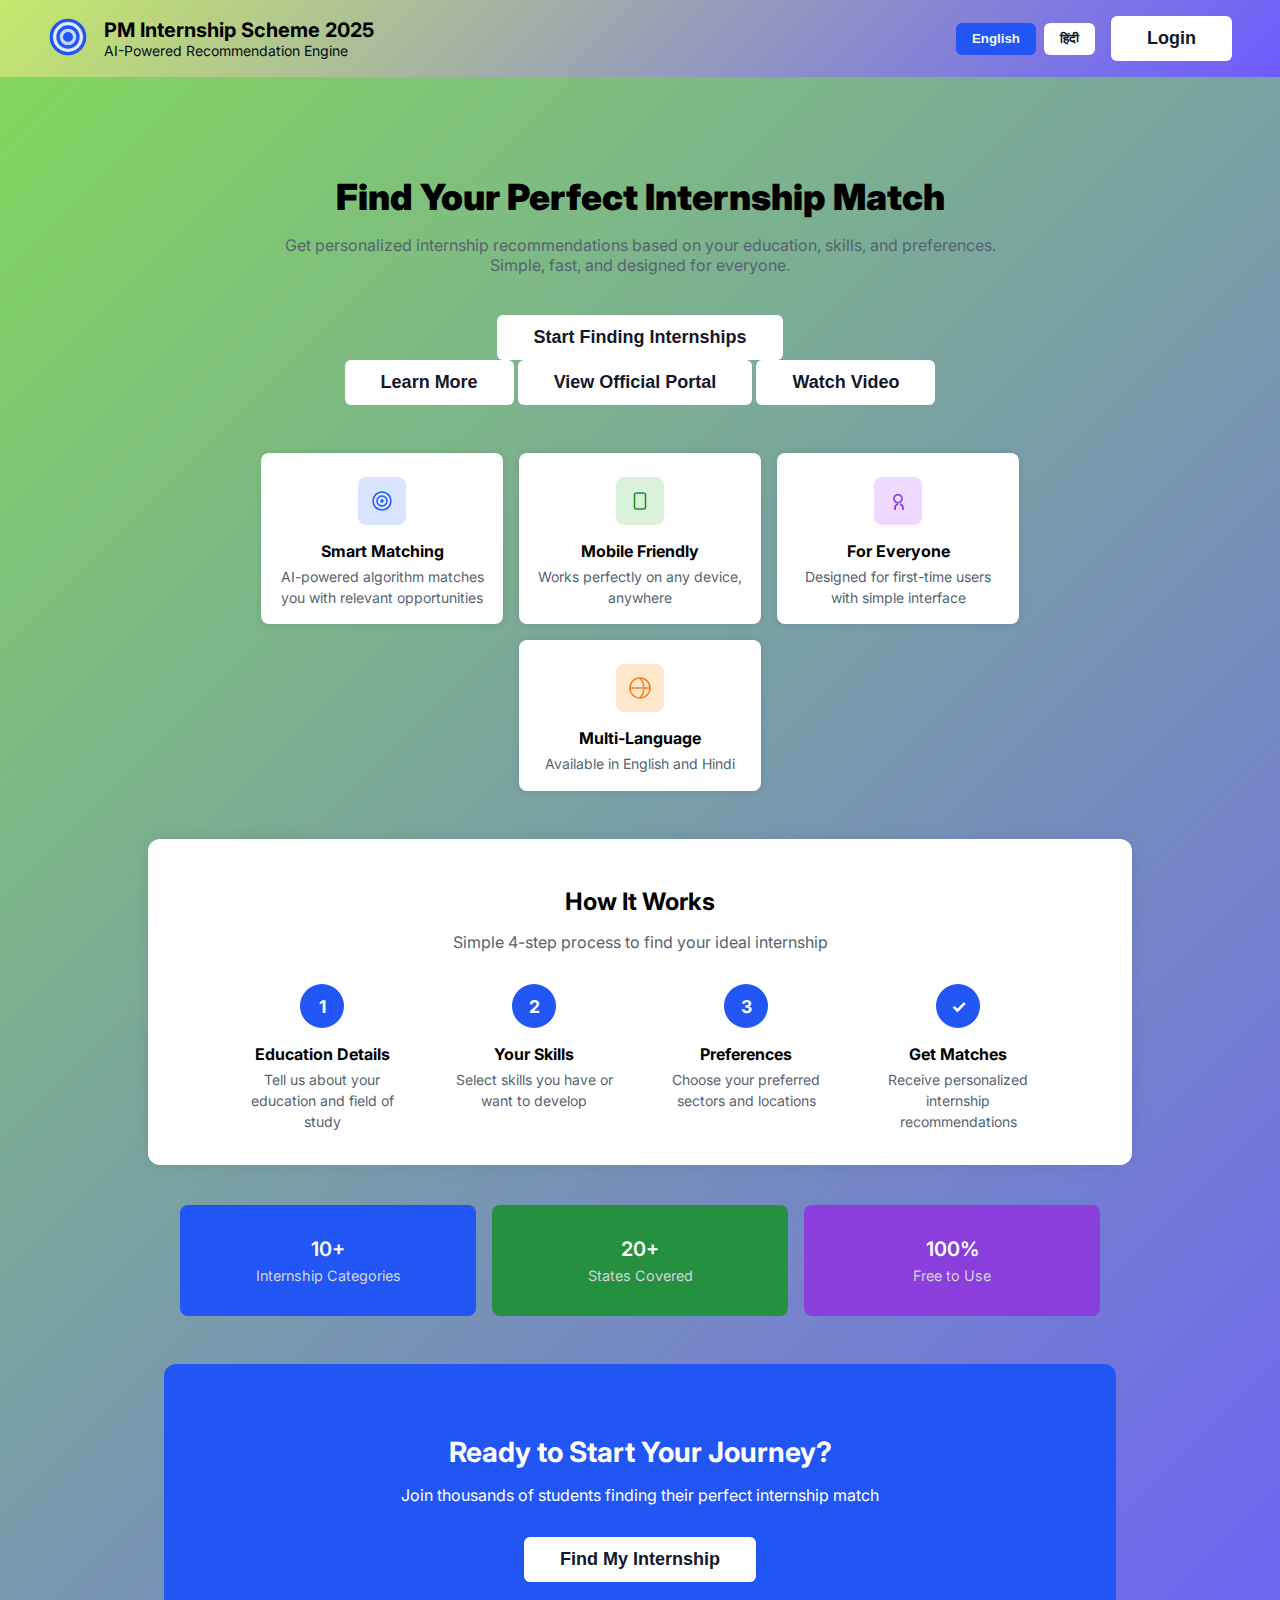
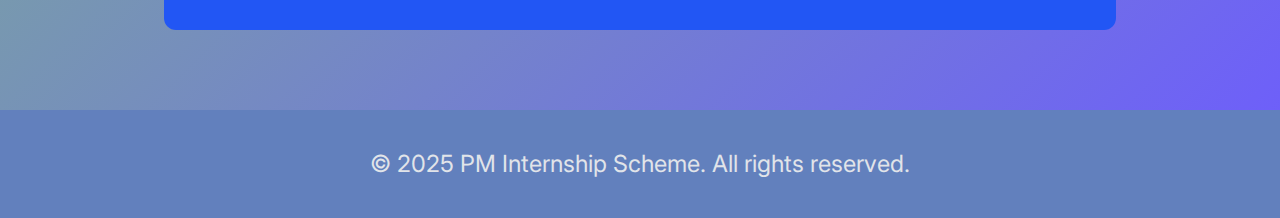
<file: index.html>
<!DOCTYPE html>
<html lang="en">
<head>
<meta charset="UTF-8" />
<meta name="viewport" content="width=device-width, initial-scale=1" />
<title>PM Internship Scheme 2025</title>
<link rel="stylesheet" href="style.css">
<meta name="description" content="AI-Powered Internship Recommendation Engine for PM Internship Scheme" />
<meta name="keywords" content="Internship, PM Internship Scheme, AI, Recommendation Engine, Education, Skills, Opportunities" />

</head>
<body>
<header>
  <div>
    <svg xmlns="http://www.w3.org/2000/svg" fill="none" viewBox="0 0 24 24" stroke="currentColor" style="width:40px;height:40px;stroke-width:2;stroke:#2256f4;">
      <circle cx="12" cy="12" r="10" stroke="#2256f4" stroke-width="2" fill="#e1eaff"/>
      <circle cx="12" cy="12" r="6" stroke="#2256f4" stroke-width="2" fill="#c1d8ff"/>
      <circle cx="12" cy="12" r="2" stroke="#2256f4" stroke-width="2" fill="#2256f4"/>
    </svg>
  </div>
  <div>
    <h1>PM Internship Scheme 2025</h1>
    <p>AI-Powered Recommendation Engine</p>
  </div>
  <div class="lang-switch">
    <button class="lang-btn active" id="lang-en">English</button>
    <button class="lang-btn" id="lang-hi">हिंदी</button>
  </div>
  <a href="login.html"><button class="btn-secondary" id="LoginBtn" aria-labelledby="LoginBtn intro-heading">Login</button></a>
</header>
<main>
  <div class="flex justify-center gap-60 items-center flex-col text-center">
<section class="intro">
    <br>
    <h2 id="intro-heading"></h2>
    <p id="intro-desc"></p>
    <a href="internship.html"><button class="btn-secondary" id="startBtn" aria-labelledby="startBtn intro-heading">Start Finding</button></a>
<section class="learn-more">
  <a href="https://pminternshipscheme.com"><button class="btn-secondary" id="learnMoreBtn" aria-labelledby="learnMoreBtn intro-heading">
      Learn More</button></a>
    <a href="https://pminternship.mca.gov.in/login/"><button class="btn-secondary" id="viewInternshipsBtn" aria-labelledby="viewInternshipsBtn intro-heading">
      View Official Portal</button></a>
    <a href="https://youtu.be/EFpfv__ynyc?si=g8DQW50_rD7DqvVY"><button class="btn-secondary" id="watchVideoBtn" aria-labelledby="watchVideoBtn intro-heading">
      Watch Video</button></a>
    </button>
  </section>
  </div>


  <section class="feature-list" aria-label="Features">
    <article class="feature">
      <div class="feature-icon icon-blue" aria-hidden="true">
        <svg xmlns="http://www.w3.org/2000/svg" fill="none" viewBox="0 0 24 24" stroke="currentColor" >
          <circle cx="12" cy="12" r="9" stroke-width="1.5"/>
          <circle cx="12" cy="12" r="5" stroke-width="1.5"/>
          <circle cx="12" cy="12" r="1" stroke-width="1.5" fill="#2256f4"/>
        </svg>
      </div>
      <strong>Smart Matching</strong>
      <p>AI-powered algorithm matches you with relevant opportunities</p>
    </article>
    <article class="feature">
      <div class="feature-icon icon-green" aria-hidden="true">
        <svg xmlns="http://www.w3.org/2000/svg" fill="none" stroke="currentColor" viewBox="0 0 24 24" >
          <rect width="11" height="16" x="6.5" y="4" rx="2" ry="2" stroke-width="1.5"/>
          <line x1="12" y1="15" x2="12" y2="15" stroke-width="1.5" />
        </svg>
      </div>
      <strong>Mobile Friendly</strong>
      <p>Works perfectly on any device, anywhere</p>
    </article>
    <article class="feature">
      <div class="feature-icon icon-purple" aria-hidden="true">
        <svg xmlns="http://www.w3.org/2000/svg" fill="none" stroke="currentColor" viewBox="0 0 24 24" >
          <path stroke-width="1.75" d="M17 21v-2a4 4 0 00-3-3.87M9 21v-2a4 4 0 013-3.87M15 7a4 4 0 11-6 0 4 4 0 016 0z" />
        </svg>
      </div>
      <strong>For Everyone</strong>
      <p>Designed for first-time users with simple interface</p>
    </article>
    <article class="feature">
      <div class="feature-icon icon-orange" aria-hidden="true">
        <svg xmlns="http://www.w3.org/2000/svg" fill="none" stroke="currentColor" viewBox="0 0 24 24" >
          <circle cx="12" cy="12" r="10" stroke-width="1.5" />
          <path stroke-width="1.5" d="M2 12h20M12 2a15 15 0 010 20" />
        </svg>
      </div>
      <strong>Multi-Language</strong>
      <p>Available in English and Hindi</p>
    </article>
  </section>

  <section class="how-it-works" aria-label="How It Works">
    <h3>How It Works</h3>
    <p>Simple 4-step process to find your ideal internship</p>
    <div class="steps">
      <div class="step">
        <div class="step-circle">1</div>
        <strong>Education Details</strong>
        <p>Tell us about your education and field of study</p>
      </div>
      <div class="step">
        <div class="step-circle">2</div>
        <strong>Your Skills</strong>
        <p>Select skills you have or want to develop</p>
      </div>
      <div class="step">
        <div class="step-circle">3</div>
        <strong>Preferences</strong>
        <p>Choose your preferred sectors and locations</p>
      </div>
      <div class="step done">
        <div class="step-circle">✓</div>
        <strong>Get Matches</strong>
        <p>Receive personalized internship recommendations</p>
      </div>
    </div>
  </section>

  <section class="stats" aria-label="Platform statistics">
    <div class="stat-block stat-blue">
      10+ <span>Internship Categories</span>
    </div>
    <div class="stat-block stat-green">
      20+ <span>States Covered</span>
    </div>
    <div class="stat-block stat-purple">
      100% <span>Free to Use</span>
    </div>
  </section>

  <section class="ready-section">
    <h2>Ready to Start Your Journey?</h2>
    <p>Join thousands of students finding their perfect internship match</p>
    <a href="internship.html"><button class="btn-secondary" id="Find My InternshipBtn" aria-labelledby="Find My InternshipBtn intro-heading">
      Find My Internship </button></a>
  </section>
</main>
<script src="script.js"></script>
<footer>
  <p>&copy; 2025 PM Internship Scheme. All rights reserved.</p>
</body>
</html>
</file>
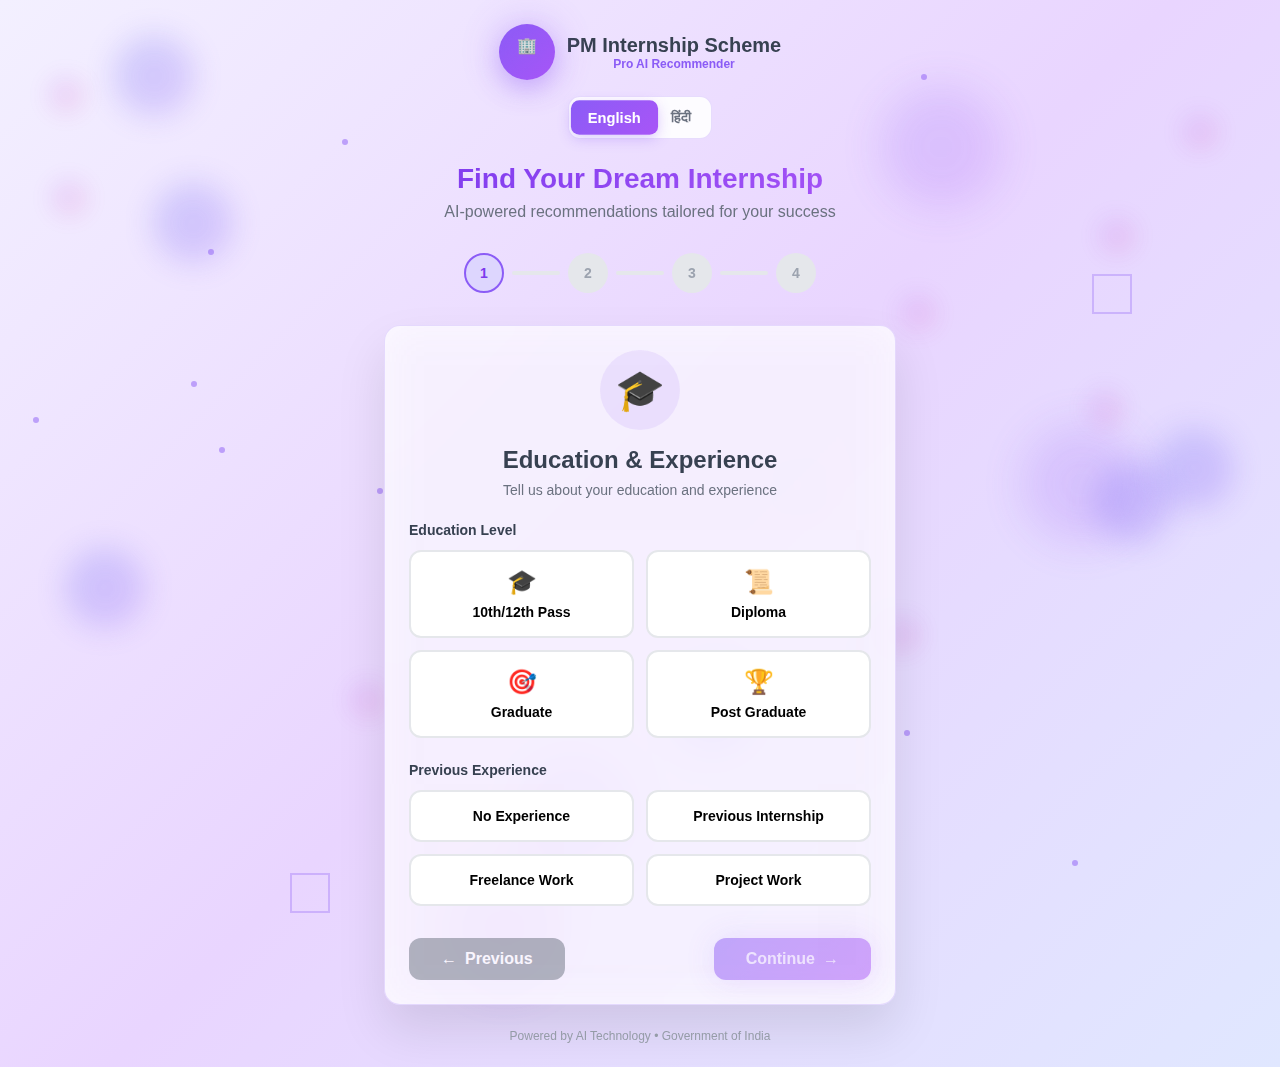
<file: internship.html>
<!DOCTYPE html>
<html lang="en">
<head>
    <meta charset="UTF-8">
    <meta name="viewport" content="width=device-width, initial-scale=1.0">
    <title>PM Internship Scheme - AI Recommendation Engine</title>
    <link rel="website icon" type="jpg" href="https://previews.123rf.com/images/putracetol/putracetol1805/putracetol180506986/101889005-creative-search-logo-icon-design.jpg">
    <style>
        * {
            margin: 0;
            padding: 0;
            box-sizing: border-box;
        }

        body {
            font-family: -apple-system, BlinkMacSystemFont, 'Segoe UI', Roboto, sans-serif;
            background: linear-gradient(135deg, #f3f0ff, #e9d5ff, #e0e7ff);
            min-height: 100vh;
            overflow-x: hidden;
        }

        /* Parallax Background Elements */
        .parallax-container {
            position: fixed;
            top: 0;
            left: 0;
            width: 100%;
            height: 100%;
            pointer-events: none;
            z-index: 1;
        }

        .floating-element {
            position: absolute;
            border-radius: 50%;
            opacity: 0.6;
            transition: transform 0.1s ease-out;
        }

        .element-large {
            width: 120px;
            height: 120px;
            background: linear-gradient(135deg, rgba(139, 92, 246, 0.3), rgba(168, 85, 247, 0.3));
            filter: blur(20px);
            animation: float 6s ease-in-out infinite;
        }

        .element-medium {
            width: 80px;
            height: 80px;
            background: linear-gradient(135deg, rgba(99, 102, 241, 0.4), rgba(139, 92, 246, 0.4));
            filter: blur(15px);
            animation: float 8s ease-in-out infinite;
        }

        .element-small {
            width: 40px;
            height: 40px;
            background: linear-gradient(135deg, rgba(168, 85, 247, 0.2), rgba(236, 72, 153, 0.2));
            filter: blur(10px);
            animation: float 4s ease-in-out infinite;
        }

        .particle {
            position: absolute;
            width: 6px;
            height: 6px;
            background: rgba(139, 92, 246, 0.5);
            border-radius: 50%;
            animation: particle-float 4s ease-in-out infinite;
        }

        .geometric-shape {
            position: absolute;
            width: 40px;
            height: 40px;
            border: 2px solid rgba(139, 92, 246, 0.3);
            animation: rotate 8s linear infinite;
        }

        @keyframes float {
            0%, 100% { transform: translateY(0px); }
            50% { transform: translateY(-20px); }
        }

        @keyframes particle-float {
            0%, 100% { transform: translateY(0px) opacity(0.5); }
            50% { transform: translateY(-15px) opacity(1); }
        }

        @keyframes rotate {
            0% { transform: rotate(45deg); }
            100% { transform: rotate(405deg); }
        }

        @keyframes pulse {
            0%, 100% { opacity: 0.5; }
            50% { opacity: 1; }
        }

        @keyframes spin {
            0% { transform: rotate(0deg); }
            100% { transform: rotate(360deg); }
        }

        /* Main Content */
        .main-container {
            position: relative;
            z-index: 10;
            padding: 24px 16px;
            transition: transform 0.1s ease-out;
        }

        .content-wrapper {
            max-width: 512px;
            margin: 0 auto;
        }

        /* Header */
        .header {
            text-align: center;
            margin-bottom: 32px;
            transition: transform 0.2s ease-out;
        }

        .logo-container {
            display: flex;
            align-items: center;
            justify-content: center;
            margin-bottom: 16px;
        }

        .logo {
            background: linear-gradient(135deg, #8b5cf6, #a855f7);
            padding: 12px;
            border-radius: 50%;
            box-shadow: 0 10px 25px rgba(139, 92, 246, 0.3);
            position: relative;
            transition: transform 0.2s ease-out;
        }

        .logo::before {
            content: '';
            position: absolute;
            inset: 0;
            background: linear-gradient(135deg, #8b5cf6, #a855f7);
            border-radius: 50%;
            filter: blur(20px);
            opacity: 0.3;
            animation: pulse 3s ease-in-out infinite;
        }

        .logo-icon {
            width: 32px;
            height: 32px;
            color: white;
            position: relative;
            z-index: 1;
        }

        .brand-text {
            margin-left: 12px;
            transition: transform 0.2s ease-out;
        }

        .brand-title {
            font-size: 20px;
            font-weight: bold;
            color: #374151;
            margin: 0;
        }

        .brand-subtitle {
            font-size: 12px;
            color: #8b5cf6;
            font-weight: 600;
        }

        /* Language Toggle */
        .language-toggle {
            display: flex;
            justify-content: center;
            margin-bottom: 24px;
            transition: transform 0.15s ease-out;
        }

        .language-buttons {
            background: rgba(255, 255, 255, 0.9);
            backdrop-filter: blur(10px);
            border-radius: 12px;
            padding: 4px;
            display: flex;
            border: 1px solid rgba(139, 92, 246, 0.2);
        }

        .language-btn {
            padding: 8px 16px;
            border: none;
            border-radius: 8px;
            font-size: 14px;
            font-weight: 600;
            cursor: pointer;
            transition: all 0.3s ease;
            background: transparent;
            color: #6b7280;
        }

        .language-btn.active {
            background: linear-gradient(135deg, #8b5cf6, #a855f7);
            color: white;
            transform: scale(1.05);
            box-shadow: 0 4px 12px rgba(139, 92, 246, 0.3);
        }

        /* Main Title */
        .main-title {
            font-size: 28px;
            font-weight: bold;
            background: linear-gradient(135deg, #7c3aed, #a855f7);
            -webkit-background-clip: text;
            background-clip: text;
            -webkit-text-fill-color: transparent;
            margin-bottom: 8px;
            transition: transform 0.1s ease-out;
        }

        .main-subtitle {
            color: #6b7280;
            margin-bottom: 32px;
            transition: transform 0.1s ease-out;
        }

        /* Progress Bar */
        .progress-container {
            display: flex;
            justify-content: center;
            margin-bottom: 32px;
            transition: transform 0.1s ease-out;
        }

        .progress-steps {
            display: flex;
            align-items: center;
            gap: 8px;
        }

        .progress-step {
            position: relative;
            width: 40px;
            height: 40px;
            border-radius: 50%;
            display: flex;
            align-items: center;
            justify-content: center;
            font-size: 14px;
            font-weight: bold;
            transition: all 0.3s ease;
            background: #e5e7eb;
            color: #9ca3af;
        }

        .progress-step.active {
            background: #ddd6fe;
            color: #7c3aed;
            border: 2px solid #8b5cf6;
        }

        .progress-step.completed {
            background: linear-gradient(135deg, #8b5cf6, #a855f7);
            color: white;
            transform: scale(1.1);
            box-shadow: 0 4px 15px rgba(139, 92, 246, 0.4);
        }

        .progress-step.completed::before {
            content: '';
            position: absolute;
            inset: 0;
            background: linear-gradient(135deg, #8b5cf6, #a855f7);
            border-radius: 50%;
            filter: blur(15px);
            opacity: 0.2;
            animation: pulse 2s ease-in-out infinite;
        }

        .progress-line {
            width: 48px;
            height: 4px;
            background: #e5e7eb;
            border-radius: 2px;
            transition: all 0.3s ease;
        }

        .progress-line.completed {
            background: linear-gradient(135deg, #8b5cf6, #a855f7);
        }

        /* Main Content Card */
        .content-card {
            background: rgba(255, 255, 255, 0.8);
            backdrop-filter: blur(10px);
            border-radius: 16px;
            box-shadow: 0 25px 50px rgba(0, 0, 0, 0.1);
            border: 1px solid rgba(139, 92, 246, 0.2);
            padding: 24px;
            position: relative;
            overflow: hidden;
            transition: all 0.2s ease-out;
        }

        .content-card::before {
            content: '';
            position: absolute;
            inset: 0;
            background: linear-gradient(135deg, rgba(139, 92, 246, 0.1), rgba(168, 85, 247, 0.1));
            filter: blur(20px);
            opacity: 0.5;
            animation: pulse 4s ease-in-out infinite;
        }

        .card-content {
            position: relative;
            z-index: 1;
        }

        /* Step Content */
        .step-container {
            display: none;
        }

        .step-container.active {
            display: block;
            animation: fadeInUp 0.5s ease-out;
        }

        @keyframes fadeInUp {
            from {
                opacity: 0;
                transform: translateY(20px);
            }
            to {
                opacity: 1;
                transform: translateY(0);
            }
        }

        .step-header {
            text-align: center;
            margin-bottom: 24px;
        }

        .step-icon {
            width: 80px;
            height: 80px;
            margin: 0 auto 16px;
            border-radius: 50%;
            display: flex;
            align-items: center;
            justify-content: center;
            font-size: 40px;
        }

        .step-title {
            font-size: 24px;
            font-weight: bold;
            color: #374151;
            margin-bottom: 8px;
        }

        .step-subtitle {
            color: #6b7280;
            font-size: 14px;
        }

        /* Form Elements */
        .form-group {
            margin-bottom: 24px;
        }

        .form-label {
            display: block;
            font-size: 14px;
            font-weight: 600;
            color: #374151;
            margin-bottom: 12px;
        }

        .option-grid {
            display: grid;
            grid-template-columns: repeat(2, 1fr);
            gap: 12px;
        }

        .option-card {
            padding: 16px;
            border: 2px solid #e5e7eb;
            border-radius: 12px;
            text-align: center;
            cursor: pointer;
            transition: all 0.3s ease;
            background: white;
        }

        .option-card:hover {
            border-color: #c4b5fd;
            background: #faf5ff;
            transform: translateY(-2px);
        }

        .option-card.selected {
            border-color: #8b5cf6;
            background: #f3f0ff;
            color: #7c3aed;
            box-shadow: 0 4px 12px rgba(139, 92, 246, 0.2);
            transform: scale(1.02);
        }

        .option-icon {
            font-size: 24px;
            margin-bottom: 8px;
        }

        .option-text {
            font-size: 14px;
            font-weight: 600;
        }

        .text-input, .textarea-input, .select-input {
            width: 100%;
            padding: 12px;
            border: 2px solid #e5e7eb;
            border-radius: 8px;
            font-size: 14px;
            transition: all 0.3s ease;
        }

        .text-input:focus, .textarea-input:focus, .select-input:focus {
            outline: none;
            border-color: #8b5cf6;
            box-shadow: 0 0 0 3px rgba(139, 92, 246, 0.1);
        }

        .textarea-input {
            resize: none;
            min-height: 80px;
        }

        /* Navigation Buttons */
        .navigation {
            display: flex;
            justify-content: space-between;
            margin-top: 32px;
            transition: transform 0.2s ease-out;
        }

        .nav-btn {
            padding: 12px 32px;
            border-radius: 12px;
            font-size: 16px;
            font-weight: 600;
            cursor: pointer;
            transition: all 0.3s ease;
            border: none;
            display: flex;
            align-items: center;
            gap: 8px;
            position: relative;
        }

        .nav-btn:hover {
            transform: translateY(-2px);
            box-shadow: 0 8px 25px rgba(0, 0, 0, 0.15);
        }

        .nav-btn:disabled {
            opacity: 0.5;
            cursor: not-allowed;
            transform: none !important;
            box-shadow: none !important;
        }

        .btn-back {
            background: #6b7280;
            color: white;
        }

        .btn-back:hover:not(:disabled) {
            background: #4b5563;
        }

        .btn-next {
            background: linear-gradient(135deg, #8b5cf6, #a855f7);
            color: white;
        }

        .btn-next::before {
            content: '';
            position: absolute;
            inset: 0;
            background: linear-gradient(135deg, #8b5cf6, #a855f7);
            border-radius: 12px;
            filter: blur(15px);
            opacity: 0.3;
            animation: pulse 3s ease-in-out infinite;
        }

        .btn-next:hover:not(:disabled) {
            background: linear-gradient(135deg, #7c3aed, #9333ea);
        }

        /* Loading Animation */
        .loading-container {
            text-align: center;
            padding: 40px 0;
        }

        .loading-spinner {
            width: 48px;
            height: 48px;
            border: 4px solid #f3f4f6;
            border-top: 4px solid #8b5cf6;
            border-radius: 50%;
            animation: spin 1s linear infinite;
            margin: 0 auto 16px;
        }

        .loading-text {
            color: #6b7280;
            font-size: 16px;
        }

        /* Recommendations */
        .recommendations-container {
            text-align: center;
        }

        .recommendations-header {
            margin-bottom: 24px;
        }

        .recommendations-title {
            font-size: 24px;
            font-weight: bold;
            color: #374151;
            margin-bottom: 8px;
        }

        .recommendations-subtitle {
            color: #6b7280;
            font-size: 14px;
            margin-bottom: 16px;
        }

        .filter-toggle {
            display: inline-flex;
            align-items: center;
            padding: 8px 16px;
            background: rgba(139, 92, 246, 0.1);
            color: #7c3aed;
            border-radius: 8px;
            cursor: pointer;
            margin-bottom: 16px;
            transition: all 0.3s ease;
        }

        .filter-toggle:hover {
            background: rgba(139, 92, 246, 0.2);
        }

        .internship-card {
            background: white;
            border: 2px solid #e5e7eb;
            border-radius: 16px;
            padding: 20px;
            margin-bottom: 16px;
            text-align: left;
            transition: all 0.3s ease;
            position: relative;
            overflow: hidden;
        }

        .internship-card:hover {
            border-color: #c4b5fd;
            box-shadow: 0 8px 30px rgba(139, 92, 246, 0.15);
            transform: translateY(-2px);
        }

        .internship-header {
            display: flex;
            justify-content: space-between;
            align-items: flex-start;
            margin-bottom: 16px;
        }

        .internship-info {
            flex: 1;
        }

        .internship-title {
            font-size: 18px;
            font-weight: bold;
            color: #374151;
            margin-bottom: 4px;
        }

        .internship-company {
            color: #6b7280;
            font-weight: 600;
            margin-bottom: 8px;
        }

        .internship-meta {
            display: flex;
            gap: 16px;
            font-size: 12px;
            color: #9ca3af;
            align-items: center;
        }

        .internship-salary {
            text-align: right;
        }

        .salary-amount {
            font-size: 20px;
            font-weight: bold;
            color: #059669;
            margin-bottom: 4px;
        }

        .internship-rating {
            display: flex;
            align-items: center;
            gap: 4px;
            font-size: 12px;
            color: #6b7280;
        }

        .internship-badges {
            display: flex;
            gap: 8px;
            margin-bottom: 12px;
            flex-wrap: wrap;
        }

        .badge {
            padding: 4px 8px;
            border-radius: 16px;
            font-size: 10px;
            font-weight: 600;
        }

        .badge-featured {
            background: linear-gradient(135deg, #8b5cf6, #a855f7);
            color: white;
        }

        .badge-trending {
            background: #10b981;
            color: white;
        }

        .badge-urgent {
            background: #ef4444;
            color: white;
            animation: pulse 2s infinite;
        }

        .match-score {
            background: rgba(139, 92, 246, 0.1);
            padding: 12px;
            border-radius: 8px;
            margin-bottom: 12px;
        }

        .match-score-header {
            display: flex;
            justify-content: space-between;
            align-items: center;
        }

        .match-score-label {
            font-size: 12px;
            font-weight: 600;
            color: #7c3aed;
        }

        .match-badges {
            display: flex;
            gap: 8px;
        }

        .match-badge {
            padding: 2px 8px;
            border-radius: 12px;
            font-size: 10px;
            font-weight: 600;
        }

        .match-badge-skills {
            background: rgba(34, 197, 94, 0.1);
            color: #059669;
        }

        .match-badge-interests {
            background: rgba(139, 92, 246, 0.1);
            color: #7c3aed;
        }

        .internship-description {
            color: #6b7280;
            margin-bottom: 16px;
            line-height: 1.5;
        }

        .internship-benefits, .internship-requirements {
            margin-bottom: 16px;
        }

        .section-title {
            font-size: 12px;
            font-weight: 600;
            color: #374151;
            margin-bottom: 8px;
        }

        .benefits-list {
            display: flex;
            gap: 8px;
            flex-wrap: wrap;
        }

        .benefit-tag {
            background: rgba(34, 197, 94, 0.1);
            color: #059669;
            padding: 4px 8px;
            border-radius: 12px;
            font-size: 10px;
            font-weight: 600;
        }

        .requirements-text {
            font-size: 12px;
            color: #6b7280;
        }

        .internship-actions {
            display: flex;
            justify-content: space-between;
            align-items: center;
            padding-top: 16px;
            border-top: 1px solid #f3f4f6;
        }

        .action-links {
            display: flex;
            gap: 16px;
        }

        .action-link {
            color: #6b7280;
            text-decoration: none;
            font-size: 12px;
            display: flex;
            align-items: center;
            gap: 4px;
            transition: color 0.3s ease;
            cursor: pointer;
        }

        .action-link:hover {
            color: #8b5cf6;
        }

        .action-buttons {
            display: flex;
            gap: 12px;
        }

        .btn-secondary {
            padding: 8px 16px;
            border: 1px solid #d1d5db;
            background: white;
            color: #374151;
            border-radius: 8px;
            font-size: 14px;
            font-weight: 600;
            cursor: pointer;
            transition: all 0.3s ease;
        }

        .btn-secondary:hover {
            background: #f9fafb;
            border-color: #8b5cf6;
        }

        .btn-primary {
            padding: 8px 20px;
            background: linear-gradient(135deg, #8b5cf6, #a855f7);
            color: white;
            border: none;
            border-radius: 8px;
            font-size: 14px;
            font-weight: 600;
            cursor: pointer;
            transition: all 0.3s ease;
        }

        .btn-primary:hover {
            background: linear-gradient(135deg, #7c3aed, #9333ea);
            transform: translateY(-1px);
            box-shadow: 0 4px 12px rgba(139, 92, 246, 0.3);
        }

        .restart-btn {
            width: 100%;
            padding: 12px;
            background: #6b7280;
            color: white;
            border: none;
            border-radius: 8px;
            font-size: 16px;
            font-weight: 600;
            cursor: pointer;
            margin-top: 24px;
            transition: all 0.3s ease;
        }

        .restart-btn:hover {
            background: #4b5563;
            transform: translateY(-1px);
        }

        /* Stats */
        .stats-container {
            background: linear-gradient(135deg, rgba(139, 92, 246, 0.1), rgba(168, 85, 247, 0.1));
            padding: 16px;
            border-radius: 12px;
            margin-top: 24px;
        }

        .stats-grid {
            display: grid;
            grid-template-columns: repeat(3, 1fr);
            gap: 16px;
            text-align: center;
        }

        .stat-item {
            display: flex;
            flex-direction: column;
            align-items: center;
        }

        .stat-number {
            font-size: 24px;
            font-weight: bold;
            color: #7c3aed;
        }

        .stat-label {
            font-size: 10px;
            color: #6b7280;
        }

        /* Footer */
        .footer {
            text-align: center;
            margin-top: 24px;
            transition: transform 0.2s ease-out;
        }

        .footer-text {
            font-size: 12px;
            color: #9ca3af;
            animation: pulse 3s ease-in-out infinite;
        }

        /* Responsive Design */
        @media (max-width: 640px) {
            .content-wrapper {
                margin: 0 8px;
            }
            
            .option-grid {
                grid-template-columns: 1fr;
            }
            
            .main-title {
                font-size: 24px;
            }
            
            .navigation {
                flex-direction: column;
                gap: 12px;
            }
            
            .internship-header {
                flex-direction: column;
                align-items: flex-start;
                gap: 12px;
            }
            
            .internship-actions {
                flex-direction: column;
                align-items: stretch;
                gap: 12px;
            }

            .stats-grid {
                grid-template-columns: repeat(3, 1fr);
            }
        }

        /* Hidden class */
        .hidden {
            display: none !important;
        }
    </style>
</head>
<body>
    <div class="parallax-container" id="parallaxContainer"></div>

    <div class="main-container" id="mainContainer">
        <div class="content-wrapper">
            <!-- Header -->
            <div class="header" id="header">
                <div class="logo-container">
                    <div class="logo" id="logo">
                        <div class="logo-icon">🏢</div>
                    </div>
                    <div class="brand-text" id="brandText">
                        <h1 class="brand-title">PM Internship Scheme</h1>
                        <p class="brand-subtitle">Pro AI Recommender</p>
                    </div>
                </div>

                <!-- Language Toggle -->
                <div class="language-toggle" id="languageToggle">
                    <div class="language-buttons">
                        <button class="language-btn active" onclick="changeLanguage('en')" id="btnEn">English</button>
                        <button class="language-btn" onclick="changeLanguage('hi')" id="btnHi">हिंदी</button>
                    </div>
                </div>

                <!-- Main Title and Progress (shown only in steps 1-4) -->
                <div id="titleSection">
                    <h2 class="main-title" id="mainTitle">Find Your Dream Internship</h2>
                    <p class="main-subtitle" id="mainSubtitle">AI-powered recommendations tailored for your success</p>
                    
                    <!-- Progress Bar -->
                    <div class="progress-container" id="progressContainer">
                        <div class="progress-steps">
                            <div class="progress-step active" id="step1">1</div>
                            <div class="progress-line" id="line1"></div>
                            <div class="progress-step" id="step2">2</div>
                            <div class="progress-line" id="line2"></div>
                            <div class="progress-step" id="step3">3</div>
                            <div class="progress-line" id="line3"></div>
                            <div class="progress-step" id="step4">4</div>
                        </div>
                    </div>
                </div>
            </div>

            <!-- Main Content Card -->
            <div class="content-card" id="contentCard">
                <div class="card-content">
                    <!-- Step 1: Education & Experience -->
                    <div class="step-container active" id="stepContainer1">
                        <div class="step-header">
                            <div class="step-icon" style="background: rgba(139, 92, 246, 0.1);">🎓</div>
                            <h3 class="step-title" id="step1Title">Education & Experience</h3>
                            <p class="step-subtitle" id="step1Subtitle">Tell us about your education and experience</p>
                        </div>

                        <div class="form-group">
                            <label class="form-label" id="educationLabel">Education Level</label>
                            <div class="option-grid">
                                <div class="option-card" onclick="selectOption('education', 'high-school', this)">
                                    <div class="option-icon">🎓</div>
                                    <div class="option-text" id="opt10th">10th/12th Pass</div>
                                </div>
                                <div class="option-card" onclick="selectOption('education', 'diploma', this)">
                                    <div class="option-icon">📜</div>
                                    <div class="option-text" id="optDiploma">Diploma</div>
                                </div>
                                <div class="option-card" onclick="selectOption('education', 'graduate', this)">
                                    <div class="option-icon">🎯</div>
                                    <div class="option-text" id="optGraduate">Graduate</div>
                                </div>
                                <div class="option-card" onclick="selectOption('education', 'postgraduate', this)">
                                    <div class="option-icon">🏆</div>
                                    <div class="option-text" id="optPostgrad">Post Graduate</div>
                                </div>
                            </div>
                        </div>

                        <div class="form-group">
                            <label class="form-label" id="experienceLabel">Previous Experience</label>
                            <div class="option-grid">
                                <div class="option-card" onclick="selectOption('experience', 'none', this)">
                                    <div class="option-text" id="optNoExp">No Experience</div>
                                </div>
                                <div class="option-card" onclick="selectOption('experience', 'internship', this)">
                                    <div class="option-text" id="optPrevIntern">Previous Internship</div>
                                </div>
                                <div class="option-card" onclick="selectOption('experience', 'freelance', this)">
                                    <div class="option-text" id="optFreelance">Freelance Work</div>
                                </div>
                                <div class="option-card" onclick="selectOption('experience', 'project', this)">
                                    <div class="option-text" id="optProject">Project Work</div>
                                </div>
                            </div>
                        </div>
                    </div>

                    <!-- Step 2: Skills & Expertise -->
                    <div class="step-container" id="stepContainer2">
                        <div class="step-header">
                            <div class="step-icon" style="background: rgba(34, 197, 94, 0.1);">🎯</div>
                            <h3 class="step-title" id="step2Title">Skills & Expertise</h3>
                            <p class="step-subtitle" id="step2Subtitle">Select your skills and expertise areas</p>
                        </div>

                        <div class="form-group">
                            <label class="form-label" id="techSkillsLabel">Technical Skills</label>
                            <div class="option-grid">
                                <div class="option-card" onclick="toggleSkill('Python', this)">Python</div>
                                <div class="option-card" onclick="toggleSkill('JavaScript', this)">JavaScript</div>
                                <div class="option-card" onclick="toggleSkill('Data Analysis', this)">Data Analysis</div>
                                <div class="option-card" onclick="toggleSkill('Excel', this)">Excel</div>
                                <div class="option-card" onclick="toggleSkill('Design', this)">Design</div>
                                <div class="option-card" onclick="toggleSkill('Marketing', this)">Marketing</div>
                                <div class="option-card" onclick="toggleSkill('Content Writing', this)">Content Writing</div>
                                <div class="option-card" onclick="toggleSkill('Research', this)">Research</div>
                            </div>
                        </div>

                        <div class="form-group">
                            <label class="form-label" id="softSkillsLabel">Soft Skills</label>
                            <div class="option-grid">
                                <div class="option-card" onclick="toggleSkill('Communication', this)">Communication</div>
                                <div class="option-card" onclick="toggleSkill('Leadership', this)">Leadership</div>
                                <div class="option-card" onclick="toggleSkill('Teamwork', this)">Teamwork</div>
                                <div class="option-card" onclick="toggleSkill('Problem Solving', this)">Problem Solving</div>
                                <div class="option-card" onclick="toggleSkill('Time Management', this)">Time Management</div>
                                <div class="option-card" onclick="toggleSkill('Creativity', this)">Creativity</div>
                            </div>
                        </div>

                        <div class="form-group">
                            <textarea class="textarea-input" id="additionalSkills" placeholder="Describe other skills..." oninput="updateFormData('additionalSkills', this.value)"></textarea>
                        </div>
                    </div>

                    <!-- Step 3: Interests & Goals -->
                    <div class="step-container" id="stepContainer3">
                        <div class="step-header">
                            <div class="step-icon" style="background: rgba(168, 85, 247, 0.1);">⭐</div>
                            <h3 class="step-title" id="step3Title">Interests & Goals</h3>
                            <p class="step-subtitle" id="step3Subtitle">Which industries and roles interest you most?</p>
                        </div>

                        <div class="form-group">
                            <label class="form-label" id="sectorsLabel">Industry Sectors</label>
                            <div class="option-grid">
                                <div class="option-card" onclick="toggleInterest('Technology', this)">
                                    <div class="option-icon">💻</div>
                                    <div class="option-text">Technology</div>
                                </div>
                                <div class="option-card" onclick="toggleInterest('Healthcare', this)">
                                    <div class="option-icon">🏥</div>
                                    <div class="option-text">Healthcare</div>
                                </div>
                                <div class="option-card" onclick="toggleInterest('Finance', this)">
                                    <div class="option-icon">💰</div>
                                    <div class="option-text">Finance</div>
                                </div>
                                <div class="option-card" onclick="toggleInterest('Education', this)">
                                    <div class="option-icon">📚</div>
                                    <div class="option-text">Education</div>
                                </div>
                                <div class="option-card" onclick="toggleInterest('Marketing', this)">
                                    <div class="option-icon">📱</div>
                                    <div class="option-text">Marketing</div>
                                </div>
                                <div class="option-card" onclick="toggleInterest('Media', this)">
                                    <div class="option-icon">🎬</div>
                                    <div class="option-text">Media</div>
                                </div>
                                <div class="option-card" onclick="toggleInterest('Research', this)">
                                    <div class="option-icon">🔬</div>
                                    <div class="option-text">Research</div>
                                </div>
                                <div class="option-card" onclick="toggleInterest('Government', this)">
                                    <div class="option-icon">🏛️</div>
                                    <div class="option-text">Government</div>
                                </div>
                            </div>
                        </div>

                        <div class="form-group">
                            <label class="form-label" id="roleTypeLabel">Role Preferences</label>
                            <div class="option-grid">
                                <div class="option-card" onclick="selectOption('rolePreference', 'technical', this)">
                                    <div class="option-text" id="optTechnical">Technical Role</div>
                                </div>
                                <div class="option-card" onclick="selectOption('rolePreference', 'creative', this)">
                                    <div class="option-text" id="optCreative">Creative Role</div>
                                </div>
                                <div class="option-card" onclick="selectOption('rolePreference', 'analytical', this)">
                                    <div class="option-text" id="optAnalytical">Analytical Role</div>
                                </div>
                                <div class="option-card" onclick="selectOption('rolePreference', 'management', this)">
                                    <div class="option-text" id="optManagement">Management Role</div>
                                </div>
                            </div>
                        </div>
                    </div>

                    <!-- Step 4: Preferences & Availability -->
                    <div class="step-container" id="stepContainer4">
                        <div class="step-header">
                            <div class="step-icon" style="background: rgba(239, 68, 68, 0.1);">📍</div>
                            <h3 class="step-title" id="step4Title">Preferences & Availability</h3>
                            <p class="step-subtitle" id="step4Subtitle">Set your preferences and availability</p>
                        </div>

                        <div class="form-group">
                            <label class="form-label" id="locationLabel">Preferred Location</label>
                            <div class="option-grid">
                                <div class="option-card" onclick="selectOption('location', 'Mumbai', this)">Mumbai</div>
                                <div class="option-card" onclick="selectOption('location', 'Delhi', this)">Delhi</div>
                                <div class="option-card" onclick="selectOption('location', 'Bangalore', this)">Bangalore</div>
                                <div class="option-card" onclick="selectOption('location', 'Chennai', this)">Chennai</div>
                                <div class="option-card" onclick="selectOption('location', 'Pune', this)">Pune</div>
                                <div class="option-card" onclick="selectOption('location', 'Hyderabad', this)">Hyderabad</div>
                                <div class="option-card" onclick="selectOption('location', 'Kolkata', this)">Kolkata</div>
                                <div class="option-card" onclick="selectOption('location', 'Remote', this)">Remote</div>
                            </div>
                        </div>

                        <div class="form-group">
                            <label class="form-label" id="workModeLabel">Work Mode</label>
                            <div class="option-grid" style="grid-template-columns: repeat(3, 1fr);">
                                <div class="option-card" onclick="selectOption('workMode', 'on-site', this)">
                                    <div class="option-icon">🏢</div>
                                    <div class="option-text" id="optOnSite">On-site</div>
                                </div>
                                <div class="option-card" onclick="selectOption('workMode', 'remote', this)">
                                    <div class="option-icon">🏠</div>
                                    <div class="option-text" id="optRemote">Remote</div>
                                </div>
                                <div class="option-card" onclick="selectOption('workMode', 'hybrid', this)">
                                    <div class="option-icon">🔄</div>
                                    <div class="option-text" id="optHybrid">Hybrid</div>
                                </div>
                            </div>
                        </div>

                        <div class="form-group">
                            <label class="form-label" id="durationLabel">Duration Preference</label>
                            <div class="option-grid">
                                <div class="option-card" onclick="selectOption('duration', '3-months', this)">
                                    <div class="option-text" id="opt3Months">3 Months</div>
                                </div>
                                <div class="option-card" onclick="selectOption('duration', '4-months', this)">
                                    <div class="option-text" id="opt4Months">4 Months</div>
                                </div>
                                <div class="option-card" onclick="selectOption('duration', '5-months', this)">
                                    <div class="option-text" id="opt5Months">5 Months</div>
                                </div>
                                <div class="option-card" onclick="selectOption('duration', '6-months', this)">
                                    <div class="option-text" id="opt6Months">6+ Months</div>
                                </div>
                            </div>
                        </div>

                        <div class="form-group">
                            <label class="form-label" id="stipendLabel">Expected Stipend Range</label>
                            <select class="select-input" id="stipendRange" onchange="updateFormData('stipendRange', this.value)">
                                <option value="" id="optSelectStipend">Select stipend range</option>
                                <option value="10000-15000">₹10,000 - ₹15,000</option>
                                <option value="15000-20000">₹15,000 - ₹20,000</option>
                                <option value="20000-25000">₹20,000 - ₹25,000</option>
                                <option value="25000+">₹25,000+</option>
                            </select>
                        </div>
                    </div>

                    <!-- Step 5: Recommendations -->
                    <div class="step-container" id="stepContainer5">
                        <div class="recommendations-container">
                            <div class="recommendations-header">
                                <div class="step-icon" style="background: rgba(139, 92, 246, 0.1); margin: 0 auto 16px;">📈</div>
                                <h3 class="recommendations-title" id="recommendationsTitle">Your Personalized Matches</h3>
                                <p class="recommendations-subtitle" id="recommendationsSubtitle">AI-curated opportunities matching your profile perfectly</p>
                                
                                <div class="filter-toggle" onclick="toggleFilters()">
                                    <span>⚙️ Filters</span>
                                </div>
                            </div>

                            <!-- Loading State -->
                            <div class="loading-container" id="loadingContainer">
                                <div class="loading-spinner"></div>
                                <p class="loading-text" id="loadingText">AI is finding the perfect internships for you...</p>
                            </div>

                            <!-- Recommendations List -->
                            <div id="recommendationsList"></div>

                            <!-- Stats -->
                            <div class="stats-container" id="statsContainer" style="display: none;">
                                <div class="stats-grid">
                                    <div class="stat-item">
                                        <div class="stat-number" id="matchesFound">0</div>
                                        <div class="stat-label" id="matchesLabel">Matches Found</div>
                                    </div>
                                    <div class="stat-item">
                                        <div class="stat-number" id="avgRating">0.0</div>
                                        <div class="stat-label" id="ratingLabel">Avg Rating</div>
                                    </div>
                                    <div class="stat-item">
                                        <div class="stat-number" id="premiumCount">0</div>
                                        <div class="stat-label" id="premiumLabel">Premium</div>
                                    </div>
                                </div>
                            </div>

                            <button class="restart-btn" onclick="restartProcess()" id="restartBtn">Start New Search</button>
                        </div>
                    </div>

                    <!-- Navigation Buttons -->
                    <div class="navigation" id="navigation">
                        <button class="nav-btn btn-back" onclick="previousStep()" id="backBtn">
                            <span>←</span>
                            <span id="backText">Previous</span>
                        </button>
                        <button class="nav-btn btn-next" onclick="nextStep()" id="nextBtn">
                            <span id="nextText">Continue</span>
                            <span>→</span>
                        </button>
                    </div>
                </div>
            </div>

            <!-- Footer -->
            <div class="footer" id="footer">
                <p class="footer-text" id="footerText">Powered by AI Technology • Government of India</p>
            </div>
        </div>
    </div>

    <script>
        // Application State
        const appState = {
            currentStep: 1,
            currentLanguage: 'en',
            formData: {
                education: '',
                experience: '',
                skills: [],
                interests: [],
                rolePreference: '',
                location: '',
                workMode: '',
                duration: '',
                stipendRange: '',
                additionalSkills: ''
            },
            recommendations: [],
            favorites: []
        };

        // Sample internship data
        const internshipsData = [
            {
                id: 1,
                title: "AI/ML Research Assistant",
                company: "Tech Innovations Lab",
                companyLogo: "🚀",
                location: "Mumbai",
                workMode: "Hybrid",
                duration: "6 months",
                skills: ["python", "machine learning", "data analysis", "research"],
                sectors: ["technology", "research", "artificial intelligence"],
                stipend: "₹25,000/month",
                description: "Work on cutting-edge AI projects and contribute to machine learning research initiatives",
                rating: 4.8,
                applicants: 89,
                urgency: "High",
                benefits: ["Certification", "Mentorship", "Project Portfolio"],
                requirements: "Graduate in CS/IT with basic Python knowledge",
                featured: true,
                trending: true
            },
            {
                id: 2,
                title: "Digital Marketing Specialist",
                company: "Brand Solutions Pvt Ltd",
                companyLogo: "📱",
                location: "Delhi",
                workMode: "Remote",
                duration: "4 months",
                skills: ["marketing", "social media", "content creation", "analytics"],
                sectors: ["marketing", "digital media", "advertising"],
                stipend: "₹20,000/month",
                description: "Create engaging digital campaigns and manage social media presence for top brands",
                rating: 4.6,
                applicants: 156,
                urgency: "Medium",
                benefits: ["Industry Exposure", "Creative Freedom", "Performance Bonus"],
                requirements: "Any graduate with creative mindset and basic marketing knowledge",
                featured: true,
                trending: false
            },
            {
                id: 3,
                title: "Healthcare Data Analyst",
                company: "MedTech Solutions",
                companyLogo: "🏥",
                location: "Bangalore",
                workMode: "On-site",
                duration: "5 months",
                skills: ["data analysis", "healthcare", "excel", "statistics"],
                sectors: ["healthcare", "data science", "medical technology"],
                stipend: "₹22,000/month",
                description: "Analyze healthcare data to improve patient outcomes and operational efficiency",
                rating: 4.7,
                applicants: 67,
                urgency: "High",
                benefits: ["Healthcare Insurance", "Skill Development", "Industry Recognition"],
                requirements: "Graduate in any field with strong analytical skills",
                featured: false,
                trending: true
            },
            {
                id: 4,
                title: "Content Strategy Intern",
                company: "Creative Media House",
                companyLogo: "🎨",
                location: "Chennai",
                workMode: "Hybrid",
                duration: "3 months",
                skills: ["writing", "creativity", "research", "strategy"],
                sectors: ["media", "content", "publishing"],
                stipend: "₹18,000/month",
                description: "Develop content strategies for digital platforms and create engaging multimedia content",
                rating: 4.4,
                applicants: 123,
                urgency: "Low",
                benefits: ["Creative Portfolio", "Industry Mentorship", "Publication Credits"],
                requirements: "Graduate with excellent communication and creative skills",
                featured: false,
                trending: false
            },
            {
                id: 5,
                title: "Financial Analysis Trainee",
                company: "Investment Advisory Firm",
                companyLogo: "💰",
                location: "Pune",
                workMode: "On-site",
                duration: "6 months",
                skills: ["finance", "analysis", "excel", "research"],
                sectors: ["finance", "investment", "banking"],
                stipend: "₹24,000/month",
                description: "Support investment research and financial analysis for client portfolios",
                rating: 4.9,
                applicants: 45,
                urgency: "High",
                benefits: ["Finance Certification", "Market Exposure", "Career Guidance"],
                requirements: "Graduate in Finance/Economics/Commerce with strong analytical skills",
                featured: true,
                trending: true
            }
        ];

        // Translations
        const translations = {
            en: {
                mainTitle: "Find Your Dream Internship",
                mainSubtitle: "AI-powered recommendations tailored for your success",
                step1Title: "Education & Experience",
                step1Subtitle: "Tell us about your education and experience",
                step2Title: "Skills & Expertise", 
                step2Subtitle: "Select your skills and expertise areas",
                step3Title: "Interests & Goals",
                step3Subtitle: "Which industries and roles interest you most?",
                step4Title: "Preferences & Availability",
                step4Subtitle: "Set your preferences and availability",
                recommendationsTitle: "Your Personalized Matches",
                recommendationsSubtitle: "AI-curated opportunities matching your profile perfectly",
                backText: "Previous",
                nextText: "Continue",
                getRecommendations: "Get AI Recommendations",
                restartBtn: "Start New Search",
                loadingText: "AI is finding the perfect internships for you...",
                footerText: "Powered by AI Technology • Government of India",
                educationLabel: "Education Level",
                experienceLabel: "Previous Experience",
                techSkillsLabel: "Technical Skills",
                softSkillsLabel: "Soft Skills",
                sectorsLabel: "Industry Sectors",
                roleTypeLabel: "Role Preferences",
                locationLabel: "Preferred Location",
                workModeLabel: "Work Mode",
                durationLabel: "Duration Preference",
                stipendLabel: "Expected Stipend Range"
            },
            hi: {
                mainTitle: "अपनी सपनों की इंटर्नशिप खोजें",
                mainSubtitle: "आपकी सफलता के लिए AI-संचालित सिफारिशें",
                step1Title: "शिक्षा और अनुभव",
                step1Subtitle: "अपनी शिक्षा और अनुभव की जानकारी दें",
                step2Title: "कौशल और विशेषज्ञता",
                step2Subtitle: "अपने कौशल और विशेषज्ञता चुनें",
                step3Title: "रुचियां और लक्ष्य",
                step3Subtitle: "आप किस क्षेत्र में काम करना चाहते हैं?",
                step4Title: "प्राथमिकताएं और उपलब्धता",
                step4Subtitle: "अपनी प्राथमिकताएं सेट करें",
                recommendationsTitle: "आपके व्यक्तिगत मैच",
                recommendationsSubtitle: "AI द्वारा आपके लिए चुनी गई सबसे उपयुक्त इंटर्नशिप",
                backText: "पिछला",
                nextText: "आगे बढ़ें",
                getRecommendations: "AI सिफारिशें प्राप्त करें",
                restartBtn: "नई खोज शुरू करें",
                loadingText: "AI आपके लिए सबसे अच्छी इंटर्नशिप खोज रहा है...",
                footerText: "AI-संचालित तकनीक द्वारा संचालित • भारत सरकार",
                educationLabel: "शिक्षा स्तर",
                experienceLabel: "पूर्व अनुभव",
                techSkillsLabel: "तकनीकी कौशल",
                softSkillsLabel: "सॉफ्ट स्किल्स",
                sectorsLabel: "उद्योग क्षेत्र",
                roleTypeLabel: "भूमिका प्राथमिकता",
                locationLabel: "पसंदीदा स्थान",
                workModeLabel: "काम का मोड",
                durationLabel: "अवधि प्राथमिकता",
                stipendLabel: "अपेक्षित वेतन रेंज"
            }
        };

        // Parallax variables
        let mouseX = 0, mouseY = 0, scrollY = 0;

        // Initialize application
        function initializeApp() {
            createParallaxElements();
            setupEventListeners();
            updateUI();
            updateNavigation();
        }

        // Create parallax background elements
        function createParallaxElements() {
            const container = document.getElementById('parallaxContainer');
            
            // Large floating elements
            for (let i = 0; i < 4; i++) {
                const element = document.createElement('div');
                element.className = 'floating-element element-large';
                element.style.top = Math.random() * 100 + '%';
                element.style.left = Math.random() * 100 + '%';
                element.style.animationDelay = Math.random() * 6 + 's';
                container.appendChild(element);
            }

            // Medium floating elements
            for (let i = 0; i < 6; i++) {
                const element = document.createElement('div');
                element.className = 'floating-element element-medium';
                element.style.top = Math.random() * 100 + '%';
                element.style.left = Math.random() * 100 + '%';
                element.style.animationDelay = Math.random() * 8 + 's';
                container.appendChild(element);
            }

            // Small floating elements
            for (let i = 0; i < 8; i++) {
                const element = document.createElement('div');
                element.className = 'floating-element element-small';
                element.style.top = Math.random() * 100 + '%';
                element.style.left = Math.random() * 100 + '%';
                element.style.animationDelay = Math.random() * 4 + 's';
                container.appendChild(element);
            }

            // Particles
            for (let i = 0; i < 10; i++) {
                const particle = document.createElement('div');
                particle.className = 'particle';
                particle.style.top = Math.random() * 100 + '%';
                particle.style.left = Math.random() * 100 + '%';
                particle.style.animationDelay = Math.random() * 4 + 's';
                container.appendChild(particle);
            }

            // Geometric shapes
            for (let i = 0; i < 3; i++) {
                const shape = document.createElement('div');
                shape.className = 'geometric-shape';
                shape.style.top = Math.random() * 100 + '%';
                shape.style.left = Math.random() * 100 + '%';
                shape.style.animationDelay = Math.random() * 8 + 's';
                container.appendChild(shape);
            }
        }

        // Setup event listeners
        function setupEventListeners() {
            // Mouse movement for parallax
            document.addEventListener('mousemove', (e) => {
                mouseX = (e.clientX - window.innerWidth / 2) / window.innerWidth;
                mouseY = (e.clientY - window.innerHeight / 2) / window.innerHeight;
                updateParallaxElements();
            });

            // Scroll for parallax
            window.addEventListener('scroll', () => {
                scrollY = window.scrollY;
                updateParallaxElements();
            });
        }

        // Update parallax elements based on mouse and scroll
        function updateParallaxElements() {
            const elements = document.querySelectorAll('.floating-element');
            const particles = document.querySelectorAll('.particle');
            const shapes = document.querySelectorAll('.geometric-shape');

            // Update floating elements
            elements.forEach((element, index) => {
                const speed = 0.02 + (index % 3) * 0.01;
                const scrollSpeed = 0.1 + (index % 4) * 0.05;
                element.style.transform = `
                    translate(${mouseX * speed * 100}px, ${mouseY * speed * 100 + scrollY * scrollSpeed}px)
                `;
            });

            // Update particles
            particles.forEach((particle, index) => {
                const speed = 0.03 + (index % 5) * 0.005;
                const scrollSpeed = 0.08 + (index % 3) * 0.02;
                particle.style.transform = `
                    translate(${mouseX * speed * 80}px, ${mouseY * speed * 80 + scrollY * scrollSpeed}px)
                `;
            });

            // Update geometric shapes
            shapes.forEach((shape, index) => {
                const speed = 0.025 + (index % 3) * 0.01;
                const scrollSpeed = 0.15 + (index % 2) * 0.05;
                const rotation = scrollY * 0.1 + index * 45;
                shape.style.transform = `
                    translate(${mouseX * speed * 60}px, ${mouseY * speed * 60 + scrollY * scrollSpeed}px) 
                    rotate(${rotation}deg)
                `;
            });

            // Update main container
            const mainContainer = document.getElementById('mainContainer');
            mainContainer.style.transform = `translateY(${scrollY * -0.02}px)`;

            // Update header elements
            const header = document.getElementById('header');
            const logo = document.getElementById('logo');
            const brandText = document.getElementById('brandText');
            
            if (header) {
                header.style.transform = `translateY(${scrollY * 0.05}px)`;
            }
            
            if (logo) {
                logo.style.transform = `
                    translateX(${mouseX * 10}px) 
                    translateY(${mouseY * 8}px) 
                    rotateY(${mouseX * 20}deg)
                `;
            }
            
            if (brandText) {
                brandText.style.transform = `translateX(${mouseX * -5}px)`;
            }
        }

        // Language switching
        function changeLanguage(language) {
            appState.currentLanguage = language;
            
            // Update button states
            document.getElementById('btnEn').classList.toggle('active', language === 'en');
            document.getElementById('btnHi').classList.toggle('active', language === 'hi');
            
            // Update text content
            updateUI();
        }

        // Update UI based on current language
        function updateUI() {
            const t = translations[appState.currentLanguage];
            
            // Update main texts
            const elements = [
                { id: 'mainTitle', text: t.mainTitle },
                { id: 'mainSubtitle', text: t.mainSubtitle },
                { id: 'step1Title', text: t.step1Title },
                { id: 'step1Subtitle', text: t.step1Subtitle },
                { id: 'step2Title', text: t.step2Title },
                { id: 'step2Subtitle', text: t.step2Subtitle },
                { id: 'step3Title', text: t.step3Title },
                { id: 'step3Subtitle', text: t.step3Subtitle },
                { id: 'step4Title', text: t.step4Title },
                { id: 'step4Subtitle', text: t.step4Subtitle },
                { id: 'recommendationsTitle', text: t.recommendationsTitle },
                { id: 'recommendationsSubtitle', text: t.recommendationsSubtitle },
                { id: 'backText', text: t.backText },
                { id: 'nextText', text: t.nextText },
                { id: 'restartBtn', text: t.restartBtn },
                { id: 'loadingText', text: t.loadingText },
                { id: 'footerText', text: t.footerText },
                { id: 'educationLabel', text: t.educationLabel },
                { id: 'experienceLabel', text: t.experienceLabel },
                { id: 'techSkillsLabel', text: t.techSkillsLabel },
                { id: 'softSkillsLabel', text: t.softSkillsLabel },
                { id: 'sectorsLabel', text: t.sectorsLabel },
                { id: 'roleTypeLabel', text: t.roleTypeLabel },
                { id: 'locationLabel', text: t.locationLabel },
                { id: 'workModeLabel', text: t.workModeLabel },
                { id: 'durationLabel', text: t.durationLabel },
                { id: 'stipendLabel', text: t.stipendLabel }
            ];

            elements.forEach(({ id, text }) => {
                const element = document.getElementById(id);
                if (element) {
                    element.textContent = text;
                }
            });

            // Update step 4 button text
            if (appState.currentStep === 4) {
                const nextBtn = document.getElementById('nextText');
                if (nextBtn) {
                    nextBtn.textContent = t.getRecommendations;
                }
            }
        }

        // Form interaction functions
        function selectOption(field, value, element) {
            // Remove selection from siblings
            const siblings = element.parentNode.querySelectorAll('.option-card');
            siblings.forEach(sibling => sibling.classList.remove('selected'));
            
            // Add selection to current element
            element.classList.add('selected');
            
            // Update form data
            appState.formData[field] = value;
            
            // Update navigation
            updateNavigation();
        }

        function toggleSkill(skill, element) {
            const isSelected = element.classList.contains('selected');
            
            if (isSelected) {
                element.classList.remove('selected');
                appState.formData.skills = appState.formData.skills.filter(s => s !== skill);
            } else {
                element.classList.add('selected');
                appState.formData.skills.push(skill);
            }
            
            updateNavigation();
        }

        function toggleInterest(interest, element) {
            const isSelected = element.classList.contains('selected');
            
            if (isSelected) {
                element.classList.remove('selected');
                appState.formData.interests = appState.formData.interests.filter(i => i !== interest);
            } else {
                element.classList.add('selected');
                appState.formData.interests.push(interest);
            }
            
            updateNavigation();
        }

        function updateFormData(field, value) {
            appState.formData[field] = value;
            updateNavigation();
        }

        // Navigation functions
        function nextStep() {
            if (appState.currentStep < 4) {
                appState.currentStep++;
                updateStepDisplay();
                updateNavigation();
            } else if (appState.currentStep === 4) {
                generateRecommendations();
            }
        }

        function previousStep() {
            if (appState.currentStep > 1) {
                appState.currentStep--;
                updateStepDisplay();
                updateNavigation();
            }
        }

        function updateStepDisplay() {
            // Hide all step containers
            for (let i = 1; i <= 5; i++) {
                const container = document.getElementById(`stepContainer${i}`);
                if (container) {
                    container.classList.remove('active');
                }
            }
            
            // Show current step container
            const currentContainer = document.getElementById(`stepContainer${appState.currentStep}`);
            if (currentContainer) {
                currentContainer.classList.add('active');
            }
            
            // Update progress bar
            updateProgressBar();
            
            // Show/hide title section and navigation
            const titleSection = document.getElementById('titleSection');
            const navigation = document.getElementById('navigation');
            
            if (appState.currentStep === 5) {
                titleSection.style.display = 'none';
                navigation.style.display = 'none';
            } else {
                titleSection.style.display = 'block';
                navigation.style.display = 'flex';
            }
        }

        function updateProgressBar() {
            for (let i = 1; i <= 4; i++) {
                const step = document.getElementById(`step${i}`);
                const line = document.getElementById(`line${i}`);
                
                if (step) {
                    step.classList.remove('active', 'completed');
                    if (i < appState.currentStep) {
                        step.classList.add('completed');
                        step.innerHTML = '✓';
                    } else if (i === appState.currentStep) {
                        step.classList.add('active');
                        step.innerHTML = i;
                    } else {
                        step.innerHTML = i;
                    }
                }
                
                if (line && i < 4) {
                    line.classList.toggle('completed', i < appState.currentStep);
                }
            }
        }

        function updateNavigation() {
            const backBtn = document.getElementById('backBtn');
            const nextBtn = document.getElementById('nextBtn');
            const nextText = document.getElementById('nextText');
            
            // Update back button
            if (backBtn) {
                backBtn.disabled = appState.currentStep === 1;
            }
            
            // Update next button
            if (nextBtn && nextText) {
                const t = translations[appState.currentLanguage];
                
                if (appState.currentStep === 4) {
                    nextText.textContent = t.getRecommendations;
                } else {
                    nextText.textContent = t.nextText;
                }
                
                // Check if step is complete
                let isStepComplete = false;
                
                switch (appState.currentStep) {
                    case 1:
                        isStepComplete = appState.formData.education && appState.formData.experience;
                        break;
                    case 2:
                        isStepComplete = appState.formData.skills.length > 0;
                        break;
                    case 3:
                        isStepComplete = appState.formData.interests.length > 0;
                        break;
                    case 4:
                        isStepComplete = appState.formData.location && appState.formData.workMode;
                        break;
                }
                
                nextBtn.disabled = !isStepComplete;
            }
        }

        // Recommendation generation
        function generateRecommendations() {
            appState.currentStep = 5;
            updateStepDisplay();
            
            // Show loading
            const loadingContainer = document.getElementById('loadingContainer');
            const recommendationsList = document.getElementById('recommendationsList');
            const statsContainer = document.getElementById('statsContainer');
            
            if (loadingContainer) loadingContainer.style.display = 'block';
            if (recommendationsList) recommendationsList.style.display = 'none';
            if (statsContainer) statsContainer.style.display = 'none';
            
            // Simulate AI processing
            setTimeout(() => {
                const recommendations = calculateRecommendations();
                displayRecommendations(recommendations);
                displayStats(recommendations);
                
                if (loadingContainer) loadingContainer.style.display = 'none';
                if (recommendationsList) recommendationsList.style.display = 'block';
                if (statsContainer) statsContainer.style.display = 'block';
            }, 2000);
        }

        function calculateRecommendations() {
            const userSkills = appState.formData.skills.map(s => s.toLowerCase());
            const userInterests = appState.formData.interests.map(i => i.toLowerCase());
            const userLocation = appState.formData.location.toLowerCase();
            const userWorkMode = appState.formData.workMode.toLowerCase();
            
            // Calculate scores for each internship
            const scoredInternships = internshipsData.map(internship => {
                let score = 0;
                let matchedSkills = 0;
                let matchedInterests = 0;
                
                // Skill matching (high weight)
                internship.skills.forEach(skill => {
                    if (userSkills.some(userSkill => skill.includes(userSkill) || userSkill.includes(skill))) {
                        score += 4;
                        matchedSkills++;
                    }
                });
                
                // Interest matching (medium weight)
                internship.sectors.forEach(sector => {
                    if (userInterests.some(interest => sector.includes(interest) || interest.includes(sector))) {
                        score += 3;
                        matchedInterests++;
                    }
                });
                
                // Location matching (medium weight)
                if (userLocation && (internship.location.toLowerCase().includes(userLocation) || userLocation === 'remote')) {
                    score += 3;
                }
                
                // Work mode matching (low weight)
                if (userWorkMode && internship.workMode.toLowerCase().includes(userWorkMode)) {
                    score += 2;
                }
                
                // Boost for featured and trending
                if (internship.featured) score += 2;
                if (internship.trending) score += 1;
                if (internship.urgency === 'High') score += 1.5;
                
                // Rating boost
                score += internship.rating;
                
                // Add some randomness for variety
                score += Math.random() * 0.5;
                
                return {
                    ...internship,
                    score,
                    matchedSkills,
                    matchedInterests
                };
            });
            
            // Sort by score and return top 4
            return scoredInternships
                .sort((a, b) => b.score - a.score)
                .slice(0, 4);
        }

        function displayRecommendations(recommendations) {
            const container = document.getElementById('recommendationsList');
            if (!container) return;
            
            appState.recommendations = recommendations;
            
            container.innerHTML = recommendations.map(internship => `
                <div class="internship-card">
                    <div class="internship-header">
                        <div class="internship-info">
                            <div style="display: flex; align-items: center; gap: 12px; margin-bottom: 8px;">
                                <div style="font-size: 28px;">${internship.companyLogo}</div>
                                <div>
                                    <h4 class="internship-title">${internship.title}</h4>
                                    <p class="internship-company">${internship.company}</p>
                                </div>
                            </div>
                            
                            <div class="internship-badges">
                                ${internship.featured ? '<span class="badge badge-featured">Featured</span>' : ''}
                                ${internship.trending ? '<span class="badge badge-trending">Trending</span>' : ''}
                                ${internship.urgency === 'High' ? '<span class="badge badge-urgent">Urgent Hiring</span>' : ''}
                            </div>
                            
                            <div class="internship-meta">
                                <span>📍 ${internship.location} • ${internship.workMode}</span>
                                <span>⏰ ${internship.duration}</span>
                            </div>
                        </div>
                        
                        <div class="internship-salary">
                            <div class="salary-amount">${internship.stipend}</div>
                            <div class="internship-rating">
                                <span>⭐</span>
                                <span>${internship.rating} • ${internship.applicants} applicants</span>
                            </div>
                            <div style="margin-top: 8px;">
                                <span onclick="toggleFavorite(${internship.id})" style="cursor: pointer; font-size: 20px; color: ${appState.favorites.includes(internship.id) ? '#ef4444' : '#d1d5db'};">
                                    ${appState.favorites.includes(internship.id) ? '❤️' : '🤍'}
                                </span>
                            </div>
                        </div>
                    </div>
                    
                    ${(internship.matchedSkills > 0 || internship.matchedInterests > 0) ? `
                        <div class="match-score">
                            <div class="match-score-header">
                                <span class="match-score-label">Match Score:</span>
                                <div class="match-badges">
                                    ${internship.matchedSkills > 0 ? `<span class="match-badge match-badge-skills">${internship.matchedSkills} Skills</span>` : ''}
                                    ${internship.matchedInterests > 0 ? `<span class="match-badge match-badge-interests">${internship.matchedInterests} Interest</span>` : ''}
                                </div>
                            </div>
                        </div>
                    ` : ''}
                    
                    <div class="internship-description">
                        ${internship.description}
                    </div>
                    
                    <div class="internship-benefits">
                        <div class="section-title">Benefits:</div>
                        <div class="benefits-list">
                            ${internship.benefits.map(benefit => `<span class="benefit-tag">${benefit}</span>`).join('')}
                        </div>
                    </div>
                    
                    <div class="internship-requirements">
                        <div class="section-title">Requirements:</div>
                        <div class="requirements-text">${internship.requirements}</div>
                    </div>
                    
                    <div class="internship-actions">
                        <div class="action-links">
                            <a class="action-link" onclick="contactEmployer(${internship.id})">
                                📞 Contact
                            </a>
                            <a class="action-link" onclick="shareInternship(${internship.id})">
                                🔗 Share
                            </a>
                        </div>
                        
                        <div class="action-buttons">
                            <button class="btn-secondary" onclick="viewDetails(${internship.id})">View Details</button>
                            <button class="btn-primary" onclick="applyNow(${internship.id})">Apply Now</button>
                        </div>
                    </div>
                </div>
            `).join('');
        }

        function displayStats(recommendations) {
            const matchesFound = document.getElementById('matchesFound');
            const avgRating = document.getElementById('avgRating');
            const premiumCount = document.getElementById('premiumCount');
            
            if (matchesFound) matchesFound.textContent = recommendations.length;
            
            if (avgRating) {
                const totalRating = recommendations.reduce((sum, r) => sum + r.rating, 0);
                avgRating.textContent = (totalRating / recommendations.length).toFixed(1);
            }
            
            if (premiumCount) {
                const premium = recommendations.filter(r => r.featured || r.trending).length;
                premiumCount.textContent = premium;
            }
        }

        // Interaction functions
        function toggleFavorite(internshipId) {
            const index = appState.favorites.indexOf(internshipId);
            if (index > -1) {
                appState.favorites.splice(index, 1);
            } else {
                appState.favorites.push(internshipId);
            }
            
            // Update display
            if (appState.recommendations.length > 0) {
                displayRecommendations(appState.recommendations);
            }
        }

        function toggleFilters() {
            alert('Filter functionality would be implemented here');
        }

        function contactEmployer(internshipId) {
            const internship = internshipsData.find(i => i.id === internshipId);
            if (internship) {
                alert(`Contact: ${internship.company}\nEmail: hr@${internship.company.toLowerCase().replace(/\s+/g, '')}.com`);
            }
        }

        function shareInternship(internshipId) {
            const internship = internshipsData.find(i => i.id === internshipId);
            if (internship) {
                if (navigator.share) {
                    navigator.share({
                        title: internship.title,
                        text: `Check out this internship: ${internship.title} at ${internship.company}`,
                        url: window.location.href
                    });
                } else {
                    // Fallback for browsers that don't support Web Share API
                    const shareText = `Check out this internship: ${internship.title} at ${internship.company}\n${window.location.href}`;
                    navigator.clipboard.writeText(shareText).then(() => {
                        alert('Link copied to clipboard!');
                    });
                }
            }
        }

        function viewDetails(internshipId) {
            const internship = internshipsData.find(i => i.id === internshipId);
            if (internship) {
                alert(`Detailed view for: ${internship.title}\n\nThis would open a detailed modal or new page with complete internship information, application process, company details, etc.`);
            }
        }

        function applyNow(internshipId) {
            const internship = internshipsData.find(i => i.id === internshipId);
            if (internship) {
                alert(`Applying for: ${internship.title}\n\nThis would redirect to the application form or external portal for this internship.`);
            }
        }

        function restartProcess() {
            // Reset application state
            appState.currentStep = 1;
            appState.formData = {
                education: '',
                experience: '',
                skills: [],
                interests: [],
                rolePreference: '',
                location: '',
                workMode: '',
                duration: '',
                stipendRange: '',
                additionalSkills: ''
            };
            appState.recommendations = [];
            appState.favorites = [];
            
            // Reset UI
            updateStepDisplay();
            updateNavigation();
            
            // Clear all selections
            document.querySelectorAll('.option-card.selected').forEach(card => {
                card.classList.remove('selected');
            });
            
            // Clear form inputs
            const additionalSkills = document.getElementById('additionalSkills');
            const stipendRange = document.getElementById('stipendRange');
            
            if (additionalSkills) additionalSkills.value = '';
            if (stipendRange) stipendRange.value = '';
        }

        // Initialize the application when DOM is loaded
        document.addEventListener('DOMContentLoaded', initializeApp);
    </script>
</body>
</html>
</file>
<file: style.css>
@import url('https://fonts.googleapis.com/css2?family=Inter:wght@400;600;700&display=swap');
  :root {
  --main-bg: linear-gradient(135deg, #83da5a 0%, #6d5bff 100%);
  --header-bg: linear-gradient(135deg, #c6e86b 0%, #6d5bff 100%);
  --primary: #2256f4;
  --primary-dark: #1849d7;
  --accent: #a18aff;
  --feature-glow: #a18aff66;
  --feature-glow-strong: #a18affcc;
}
  body {
    font-family: 'Inter', sans-serif;
    margin: 0;
    background: var(--main-bg);
  }
  header {
    display: flex;
    align-items: center;
    padding: 1rem 3rem;
    gap: 1rem;
    background: var(--header-bg);
  }
  header img {
    width: 40px;
    height: 40px;
  }
  header h1 {
    margin: 0;
    font-size: 1.25rem;
    font-weight: 700;
  }
  header p {
    margin: 0;
    font-size: 0.875rem;
    color: #020d17;
  }
   .lang-switch {
    margin-left: auto;
    display: flex;
    gap: 0.5rem;
  }
  .lang-btn {
    cursor: pointer;
    border: none;
    padding: 0.5rem 1rem;
    font-weight: 600;
    border-radius: 6px;
    background-color: #fff;
    color: #14172b;
    transition: background-color 0.3s ease, color 0.3s ease;
  }
  .lang-btn.active {
  background-color: #2256f4;
  color: #f1f4ef;
}
  .intro {
    text-align: center;
    max-width: 720px;
    margin: 3rem auto 2rem auto;
    padding: 0 1rem;
  }
  .intro h2 {
    font-size: 2.25rem;
    font-weight: 900;
    margin-bottom: 0.5rem;
  }
  .intro p {
    font-size: 1rem;
    font-weight: 400;
    color: #566370;
    margin-bottom: 2.5rem;
  }
  .btn-primary {
    background: var(--primary);
    color: white;
    border: none;
    padding: 0.875rem 1.75rem;
    font-weight: 700;
    font-size: 1rem;
    border-radius: 6px;
    cursor: pointer;
    display: inline-flex;
    align-items: center;
    gap: 0.5rem;
    transition: background 0.3s ease;
  }
  .btn-primary:hover {
    background: var(--primary-dark);
  }
  .btn-primary svg {
    stroke: #fff;
    width: 16px;
    height: 16px;
  }

  .feature-list {
    display: flex;
    justify-content: center;
    gap: 1rem;
    max-width: 920px;
    margin: 3rem auto;
    flex-wrap: wrap;
    padding: 0 1rem;
  }
  .feature {
    background: white;
    border-radius: 8px;
    box-shadow: 0 0 8px rgb(0 0 0 / 0.1);
    width: 210px;
    padding: 1.5rem 1rem 1rem 1rem;
    text-align: center;
  }
  .feature-icon {
    width: 48px;
    height: 48px;
    margin: 0 auto 1rem auto;
    border-radius: 8px;
    display: flex;
    align-items: center;
    justify-content: center;
  }
  .feature-icon svg {
    width: 24px;
    height: 24px;
    stroke-width: 1.75;
  }
  .feature strong {
    display: block;
    margin-bottom: 0.375rem;
    font-weight: 700;
    font-size: 1rem;
  }
  .feature p {
    font-size: 0.875rem;
    color: #566370;
    margin: 0;
    line-height: 1.3rem;
  }

  /* Individual feature icon backgrounds */
  .icon-blue { background: #d9e5ff; color: #2256f4; }
  .icon-green { background: #d9f2d9; color: #228c22; }
  .icon-purple { background: #efd9ff; color: #8b3edc; }
  .icon-orange { background: #ffe7cc; color: #f47f22; }

  .how-it-works {
    max-width: 920px;
    margin: 3rem auto 2rem auto;
    background: white;
    padding: 1.5rem 2rem 2rem 2rem;
    border-radius: 12px;
    box-shadow: 0 0 18px rgb(0 0 0 / 0.08);
    text-align: center;
  }
  .how-it-works h3 {
    font-weight: 700;
    font-size: 1.5rem;
    margin-bottom: 0.25rem;
  }
  .how-it-works p {
    color: #566370;
    font-weight: 400;
    margin-bottom: 2rem;
  }
  .steps {
    display: flex;
    justify-content: center;
    gap: 2rem;
    flex-wrap: wrap;
  }
  .step {
    flex: 0 0 180px;
  }
  .step-circle {
    width: 44px;
    height: 44px;
    margin: 0 auto 1rem auto;
    background: #2256f4;
    color: white;
    font-weight: 700;
    font-size: 1.1rem;
    border-radius: 50%;
    display: flex;
    align-items: center;
    justify-content: center;
  }
  .step.done {
    background: white;
  }
  .step strong {
    display: block;
    margin-bottom: 0.375rem;
    font-weight: 700;
  }
  .step p {
    font-size: 0.875rem;
    color: #566370;
    margin: 0;
    line-height: 1.3rem;
  }

  .stats {
    display: flex;
    max-width: 920px;
    margin: 2.5rem auto;
    gap: 1rem;
    justify-content: center;
    flex-wrap: wrap;
    padding: 0 1rem;
  }
  .stat-block {
    flex: 1 1 200px;
    text-align: center;
    padding: 2rem 1rem;
    border-radius: 8px;
    color: white;
    font-weight: 600;
    font-size: 1.25rem;
  }
  .stat-blue { background: #2256f4; }
  .stat-green { background: #249040; }
  .stat-purple { background: #8b3edc; }
  .stat-block span {
    display: block;
    font-weight: 400;
    font-size: 0.9rem;
    margin-top: 0.375rem;
    color: #d1d5db;
    
  }

  .ready-section {
    background: #2256f4;
    color: white;
    padding: 3rem 1rem;
    text-align: center;
    max-width: 920px;
    margin: 3rem auto 5rem auto;
    border-radius: 12px;
  }
  .ready-section h2 {
    font-weight: 700;
    font-size: 1.75rem;
    margin-bottom: 0.375rem;
  }
  .ready-section p {
    font-weight: 400;
    margin-bottom: 2rem;
  }
  .btn-secondary {
    background: white;
    border: none;
    font-weight: 700;
    font-size: 1.125rem;
    padding: 0.75rem 2.25rem;
    border-radius: 6px;
    cursor: pointer;
    color: #14172b;
    display: inline-flex;
    align-items: center;
    gap: 0.5rem;
    transition: background 0.3s ease, color 0.3s ease, box-shadow 0.3s ease;
  }
  .btn-secondary:hover {
    background: #2256f4;
    color: white;
    box-shadow: 0 4px 16px rgb(34 86 244 / 0.25);
  }
  .btn-secondary svg {
    stroke: #14172b;
    width: 18px;
    height: 18px;
  }

  /* Card hover effect */
  .feature:hover {
    transform: translateY(-6px) scale(1.03);
    box-shadow: 0 8px 24px rgb(34 86 244 / 0.12);
    transition: transform 0.25s cubic-bezier(.4,0,.2,1), box-shadow 0.25s cubic-bezier(.4,0,.2,1);
  }

  /* Stats card hover effect */
  .stat-block:hover {
    transform: translateY(-6px) scale(1.03);
    box-shadow: 0 8px 24px rgb(34 86 244 / 0.12);
    transition: transform 0.25s cubic-bezier(.4,0,.2,1), box-shadow 0.25s cubic-bezier(.4,0,.2,1);
  }
  /* Login button hover effect */
.btn-login:hover {
  background: #1849d7;
  color: #fff;
  box-shadow: 0 4px 16px rgb(34 86 244 / 0.15);
  transition: background 0.25s, color 0.25s, box-shadow 0.25s;
}
  footer {
    text-align: center;
    padding: 1rem;
    background: #6280bd;
    color: #e1e4e9;
    font-size: 1.475rem;
  }

  /* Glow effect for cards */
.feature:hover,
.stat-block:hover {
  box-shadow:
    0 0 16px 4px var(--feature-glow),
    0 8px 24px var(--primary)1F;
}

/* Glow effect for primary and secondary buttons */
.btn-primary:hover,
.btn-secondary:hover,
.btn-login:hover {
  box-shadow: 0 0 16px 4px #a18aff99, 0 4px 16px rgb(34 86 244 / 0.15);
}


@keyframes glow {
  0% {
    box-shadow: 0 0 8px 2px var(--feature-glow), 0 8px 24px var(--primary)1F;
  }
  50% {
    box-shadow: 0 0 24px 8px var(--feature-glow-strong), 0 8px 24px var(--primary)2E;
  }
  100% {
    box-shadow: 0 0 8px 2px var(--feature-glow), 0 8px 24px var(--primary)1F;
  }
}
.feature:hover {
  animation: glow 1.2s infinite alternate;
}

/* Mobile responsiveness */
  @media (max-width: 768px) {
    header {
      flex-direction: column;
      text-align: center;
      padding: 1rem;
      gap: 0.5rem;
    }
    header h1 {
      font-size: 1rem;
    }
    header p {
      font-size: 0.75rem;
    }
    .lang-switch {
      margin-left: 0;
      justify-content: center;
    }
    .intro {
      margin: 2rem auto 1rem auto;
      padding: 0 0.5rem;
    }
    .intro h2 {
      font-size: 1.5rem;
    }
    .intro p {
      font-size: 0.875rem;
      margin-bottom: 1.5rem;
    }
    .feature-list {
      flex-direction: column;
      align-items: center;
      gap: 1rem;
      margin: 2rem auto;
    }
    .feature {
      width: 100%;
      max-width: 300px;
    }
    .how-it-works {
      margin: 2rem auto 1rem auto;
      padding: 1rem;
    }
    .how-it-works h3 {
      font-size: 1.25rem;
    }
    .steps {
      flex-direction: column;
      gap: 1rem;
    }
    .step {
      flex: none;
      width: 100%;
    }
    .stats {
      flex-direction: column;
      margin: 2rem auto;
    }
    .stat-block {
      width: 100%;
    }
    .ready-section {
      margin: 2rem auto 3rem auto;
      padding: 2rem 1rem;
    }
    .ready-section h2 {
      font-size: 1.25rem;
    }
    .btn-secondary {
      font-size: 1rem;
      padding: 0.75rem 1.5rem;
    }
    footer {
      font-size: 1rem;
    }
  }
</file>
